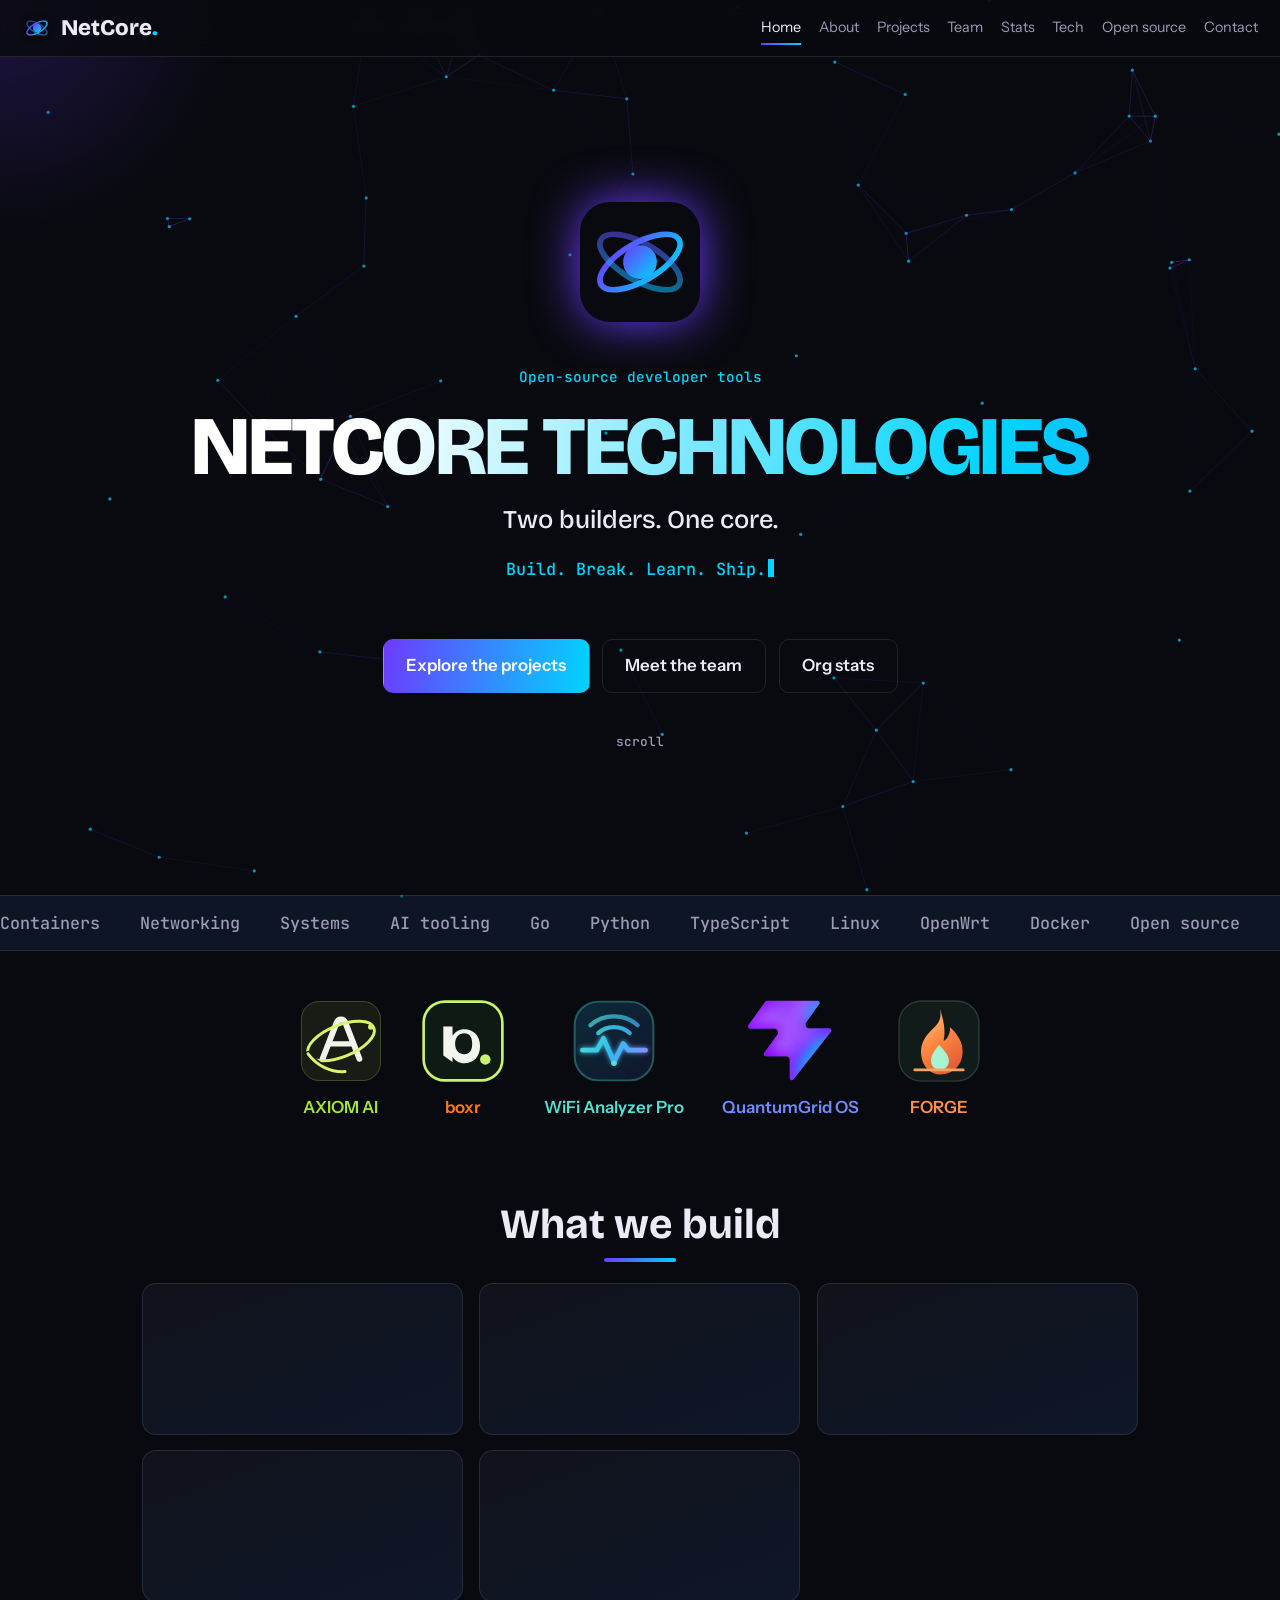
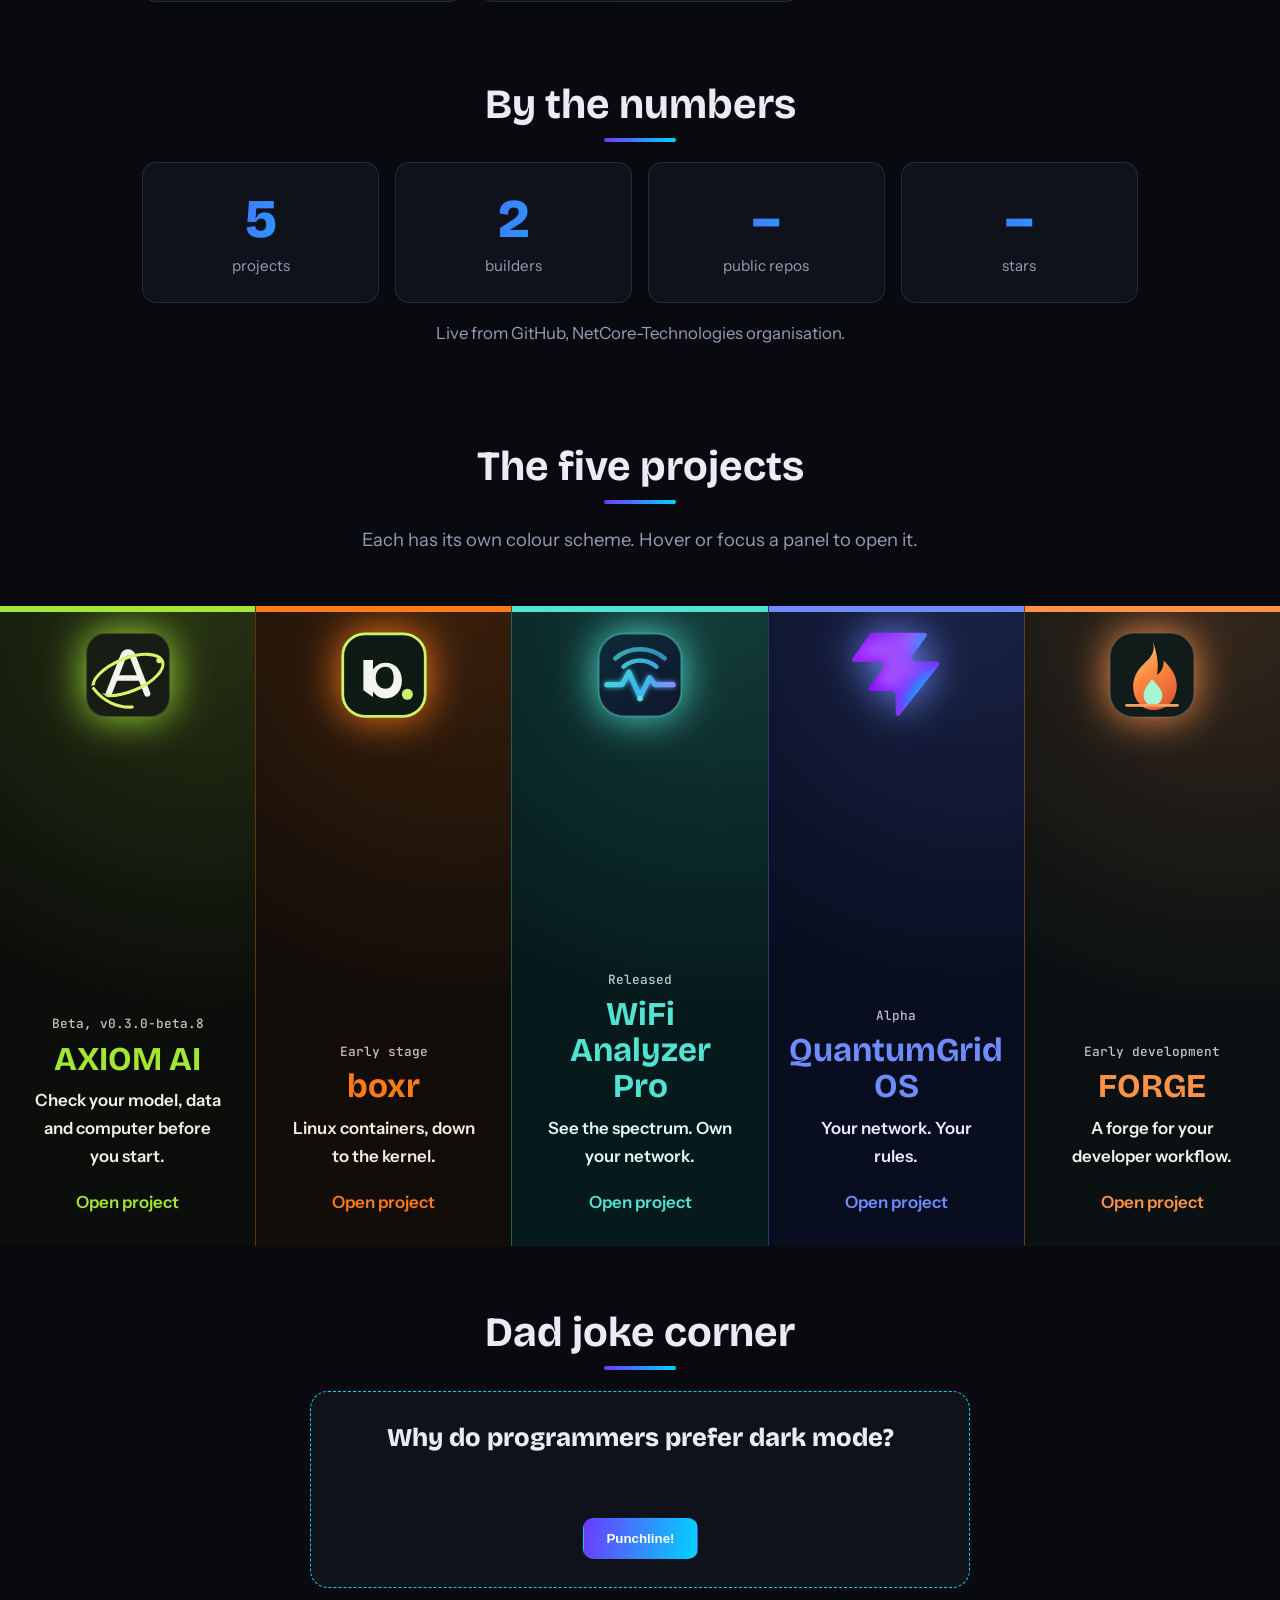
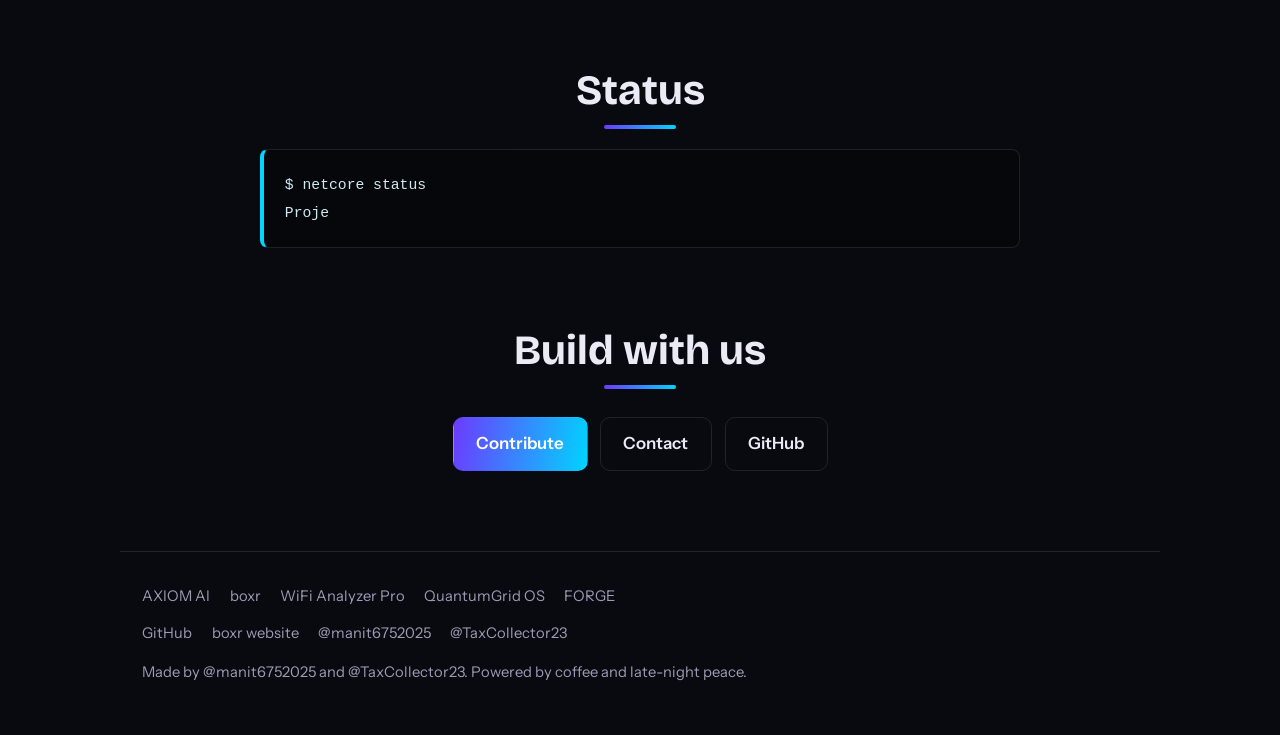
<file: index.html>
<!DOCTYPE html><html lang="en"><head><meta charset="utf-8"><meta name="viewport" content="width=device-width, initial-scale=1"><title>NetCore Technologies | Containers, networking, systems and AI</title><meta name="description" content="NetCore Technologies is a small open-source company building developer tools: boxr, WiFi Analyzer Pro, QuantumGrid OS and AXIOM-AI."><meta name="theme-color" content="#090A0F"><link rel="icon" type="image/svg+xml" href="assets/netcore.svg"><link rel="preconnect" href="https://fonts.googleapis.com"><link rel="preconnect" href="https://fonts.gstatic.com" crossorigin><link href="https://fonts.googleapis.com/css2?family=Bricolage+Grotesque:opsz,wght@12..96,500;12..96,800&amp;family=Instrument+Sans:wght@400;600&amp;family=JetBrains+Mono:wght@500&amp;display=swap" rel="stylesheet"><link rel="stylesheet" href="style.css?v=forge1"></head><body data-t=""><canvas id="bg" aria-hidden="true"></canvas><div class="glow" aria-hidden="true"></div><div class="bar"></div><header class="nav"><a class="brand" href="index.html"><img class="brandlogo" src="assets/netcore.svg" alt="">NetCore<i>.</i></a><button class="burger" aria-label="Menu" aria-expanded="false"><span></span><span></span></button><nav><a href="index.html" class=on>Home</a><a href="about.html">About</a><a href="projects.html">Projects</a><a href="team.html">Team</a><a href="stats.html">Stats</a><a href="tech.html">Tech</a><a href="open-source.html">Open source</a><a href="contact.html">Contact</a></nav></header><main><section class="hero"><div class="hlogo"><img src="assets/netcore.svg" alt="NetCore Technologies logo" width="120" height="120"><i></i><i></i></div><p class="kick">Open-source developer tools</p><h1 class="glitch long" data-g="NETCORE TECHNOLOGIES">NETCORE TECHNOLOGIES</h1><p class="sub">Two builders. One core.</p><p class="type" id="type" data-lines="Build. Break. Learn. Ship.|Linux containers, down to the kernel|boxr | WiFi Analyzer Pro | QuantumGrid OS | AXIOM-AI | FORGE|Containers | Networking | Systems | AI|I run on coffee and late-night peace."></p><div class="cta"><a class="btn" href="projects.html">Explore the projects</a><a class="btn ghost" href="team.html">Meet the team</a><a class="btn ghost" href="stats.html">Org stats</a></div><a class="scroll" href="#do">scroll</a></section>
<div class="marq"><div><span>Containers</span><span>Networking</span><span>Systems</span><span>AI tooling</span><span>Go</span><span>Python</span><span>TypeScript</span><span>Linux</span><span>OpenWrt</span><span>Docker</span><span>Open source</span><span>Tested</span><span>Documented</span><span>Honest about limits</span><span>Containers</span><span>Networking</span><span>Systems</span><span>AI tooling</span><span>Go</span><span>Python</span><span>TypeScript</span><span>Linux</span><span>OpenWrt</span><span>Docker</span><span>Open source</span><span>Tested</span><span>Documented</span><span>Honest about limits</span></div></div><div class="logos"><a href="axiom.html"><img src="assets/axiom.svg" alt="" width="84" height="84"><span style="color:#a3e635">AXIOM AI</span></a><a href="boxr.html"><img src="assets/boxr.svg" alt="" width="84" height="84"><span style="color:#ff7a18">boxr</span></a><a href="wifi-analyzer-pro.html"><img src="assets/wifi.svg" alt="" width="84" height="84"><span style="color:#50e3d2">WiFi Analyzer Pro</span></a><a href="quantumgrid-os.html"><img src="assets/quantumgrid.svg" alt="" width="84" height="84"><span style="color:#6f8cff">QuantumGrid OS</span></a><a href="forge.html"><img src="assets/forge.svg" alt="" width="84" height="84"><span style="color:#ff9248">FORGE</span></a></div>
<section id="do" class="wrap sec"><h2>What we build</h2><div class="grid"><a class="card tilt" href="boxr.html"><h3>Containers</h3><p>boxr is a daemonless Linux container runtime built from namespaces and cgroup v2.</p></a><a class="card tilt" href="wifi-analyzer-pro.html"><h3>Networking</h3><p>Real-time Wi-Fi diagnostics, routers, DNS and self-hosted infrastructure.</p></a><a class="card tilt" href="quantumgrid-os.html"><h3>Systems</h3><p>QuantumGrid OS brings OS concepts, Linux tooling and network-aware infrastructure together.</p></a><a class="card tilt" href="axiom.html"><h3>AI tooling</h3><p>AXIOM-AI is an open-source AI engineering workspace with developer-friendly CLIs.</p></a><a class="card tilt" href="forge.html"><h3>Developer workflow</h3><p>FORGE verifies projects, guards automation and keeps local evidence.</p></a></div></section><section class="wrap sec "><h2>By the numbers</h2><div class="stats"><div class="stat"><b data-count="5">0</b><span>projects</span></div><div class="stat"><b data-count="2">0</b><span>builders</span></div><div class="stat"><b data-live="repos">–</b><span>public repos</span></div><div class="stat"><b data-live="stars">–</b><span>stars</span></div></div><p class="muted">Live from GitHub, NetCore-Technologies organisation.</p></section><section class="wrap sec"><h2>The five projects</h2><p class="lead">Each has its own colour scheme. Hover or focus a panel to open it.</p></section><div class="split"><a class="panel" href="axiom.html" style="--pb:#0c0e0b;--pa:#a3e635;--pi:#eef2e6"><img class="plogo" src="assets/axiom.svg" alt="" width="88" height="88"><span class="pst">Beta, v0.3.0-beta.8</span><h3>AXIOM AI</h3><p class="ptag">Check your model, data and computer before you start.</p><p class="pdesc">Most AI projects fail early for boring reasons: the model doesn’t fit, the dataset has broken rows, or the setup is wrong. AXIOM catches those…</p><span class="pgo">Open project</span></a><a class="panel" href="boxr.html" style="--pb:#120d09;--pa:#ff7a18;--pi:#f6ebe0"><img class="plogo" src="assets/boxr.svg" alt="" width="88" height="88"><span class="pst">Early stage</span><h3>boxr</h3><p class="ptag">Linux containers, down to the kernel.</p><p class="pdesc">A small, daemonless container runtime built from scratch in Go with Linux namespaces, cgroup v2 and OverlayFS. It exists to make the kernel…</p><span class="pgo">Open project</span></a><a class="panel" href="wifi-analyzer-pro.html" style="--pb:#061a1b;--pa:#50e3d2;--pi:#e4f6f4"><img class="plogo" src="assets/wifi.svg" alt="" width="88" height="88"><span class="pst">Released</span><h3>WiFi Analyzer Pro</h3><p class="ptag">See the spectrum. Own your network.</p><p class="pdesc">Local-first Wi-Fi visibility and network diagnostics for engineers, IT teams and power users. A Python backend and React dashboard bring wireless…</p><span class="pgo">Open project</span></a><a class="panel" href="quantumgrid-os.html" style="--pb:#080d1f;--pa:#6f8cff;--pi:#e8ecfb"><img class="plogo" src="assets/quantumgrid.svg" alt="" width="88" height="88"><span class="pst">Alpha</span><h3>QuantumGrid OS</h3><p class="ptag">Your network. Your rules.</p><p class="pdesc">An OpenWrt-based network operating system for Qualcomm routers, first built for the Arcadyan AW1000. It pairs a pinned, reproducible firmware build…</p><span class="pgo">Open project</span></a><a class="panel" href="forge.html" style="--pb:#0b1112;--pa:#ff9248;--pi:#edf2ec"><img class="plogo" src="assets/forge.svg" alt="" width="88" height="88"><span class="pst">Early development</span><h3>FORGE</h3><p class="ptag">A forge for your developer workflow.</p><p class="pdesc">A local-first developer workbench for small teams and maintainers who want dependable project checks, visible repository health and clearer…</p><span class="pgo">Open project</span></a></div><section class="wrap sec "><h2>Dad joke corner</h2><div class="joke" data-joke><p class="js" aria-live="polite"></p><p class="jp"></p><button class="btn" type="button">Punchline!</button></div></section><section class="wrap sec "><h2>Status</h2><pre class="term" data-term="$ netcore status|Projects             : compiling (boxr, WiFi Analyzer Pro, QuantumGrid OS, AXIOM-AI)|Containers           : namespaces + cgroups|Network curiosity    : 100%|Open-source          : always|Coffee level         : critically important|Sleep                : optional (not recommended)|Deadline camouflage  : enabled|Peace                : still being explored"><code></code></pre></section><section class="wrap sec center"><h2>Build with us</h2><div class="cta"><a class="btn" href="open-source.html">Contribute</a><a class="btn ghost" href="contact.html">Contact</a><a class="btn ghost" href="https://github.com/NetCore-Technologies">GitHub</a></div></section></main><footer class="foot"><div class="fl"><a href="axiom.html">AXIOM AI</a><a href="boxr.html">boxr</a><a href="wifi-analyzer-pro.html">WiFi Analyzer Pro</a><a href="quantumgrid-os.html">QuantumGrid OS</a><a href="forge.html">FORGE</a></div><div class="fl"><a href="https://github.com/NetCore-Technologies">GitHub</a><a href="https://netcore-technologies.github.io/boxr/">boxr website</a><a href="https://github.com/manit6752025">@manit6752025</a><a href="https://github.com/TaxCollector23">@TaxCollector23</a></div><p>Made by @manit6752025 and @TaxCollector23. Powered by coffee and late-night peace.</p></footer><script src="script.js?v=1" defer></script></body></html>
</file>
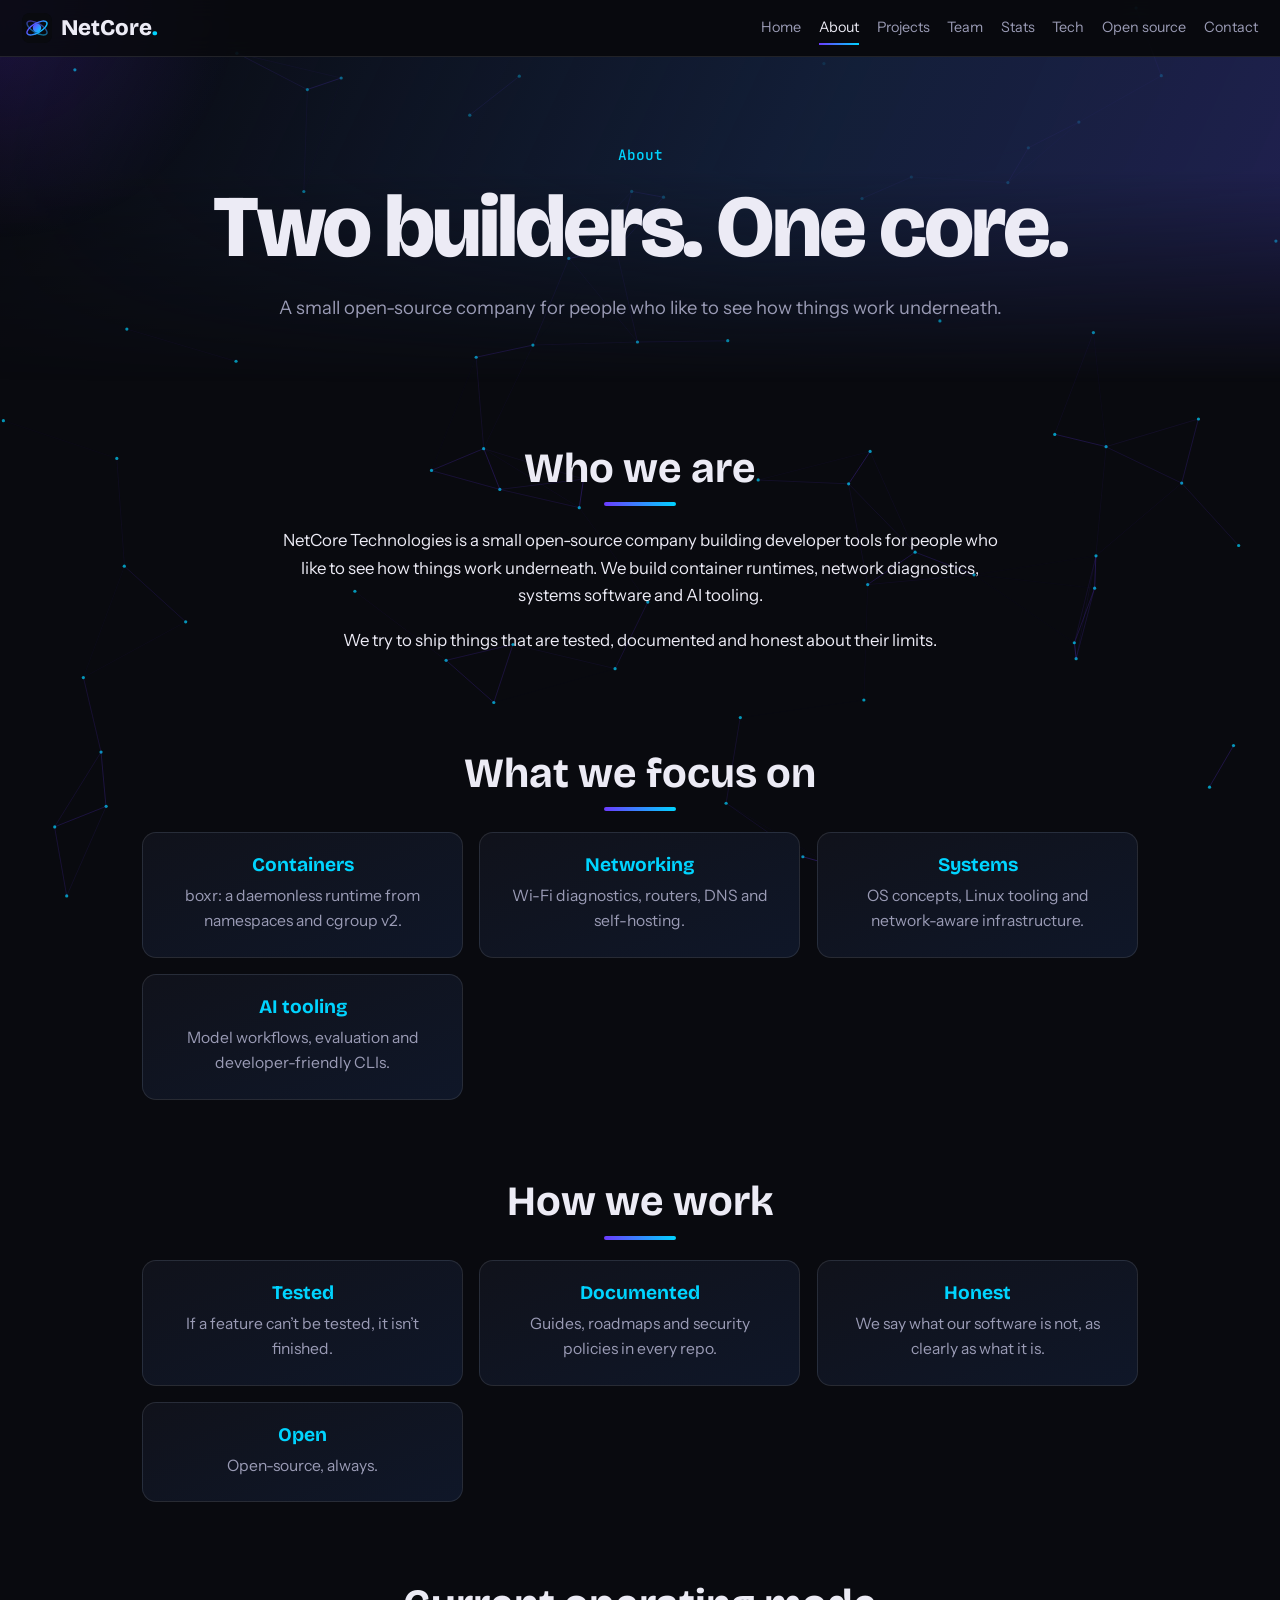
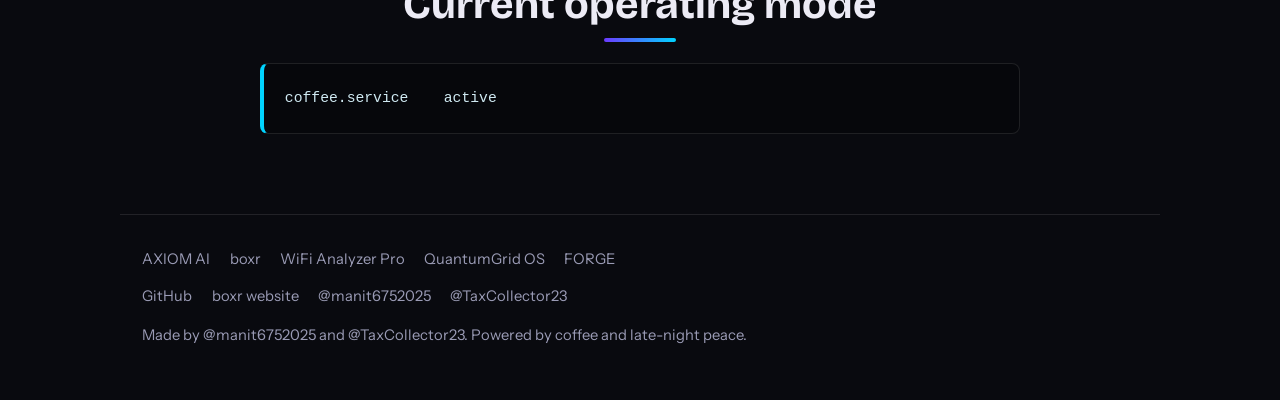
<file: about.html>
<!DOCTYPE html><html lang="en"><head><meta charset="utf-8"><meta name="viewport" content="width=device-width, initial-scale=1"><title>About | NetCore Technologies</title><meta name="description" content="What NetCore Technologies is and how it works."><meta name="theme-color" content="#090A0F"><link rel="icon" type="image/svg+xml" href="assets/netcore.svg"><link rel="preconnect" href="https://fonts.googleapis.com"><link rel="preconnect" href="https://fonts.gstatic.com" crossorigin><link href="https://fonts.googleapis.com/css2?family=Bricolage+Grotesque:opsz,wght@12..96,500;12..96,800&amp;family=Instrument+Sans:wght@400;600&amp;family=JetBrains+Mono:wght@500&amp;display=swap" rel="stylesheet"><link rel="stylesheet" href="style.css?v=forge1"></head><body data-t=""><canvas id="bg" aria-hidden="true"></canvas><div class="glow" aria-hidden="true"></div><div class="bar"></div><header class="nav"><a class="brand" href="index.html"><img class="brandlogo" src="assets/netcore.svg" alt="">NetCore<i>.</i></a><button class="burger" aria-label="Menu" aria-expanded="false"><span></span><span></span></button><nav><a href="index.html">Home</a><a href="about.html" class=on>About</a><a href="projects.html">Projects</a><a href="team.html">Team</a><a href="stats.html">Stats</a><a href="tech.html">Tech</a><a href="open-source.html">Open source</a><a href="contact.html">Contact</a></nav></header><main><section class="ph"><div class="wave"></div><p class="kick">About</p><h1>Two builders. One core.</h1><p class="lead">A small open-source company for people who like to see how things work underneath.</p></section><section class="wrap sec "><h2>Who we are</h2><p>NetCore Technologies is a small open-source company building developer tools for people who like to see how things work underneath. We build container runtimes, network diagnostics, systems software and AI tooling.</p><p>We try to ship things that are tested, documented and honest about their limits.</p></section><section class="wrap sec "><h2>What we focus on</h2><div class="grid"><article class="card tilt"><h3>Containers</h3><p>boxr: a daemonless runtime from namespaces and cgroup v2.</p></article><article class="card tilt"><h3>Networking</h3><p>Wi-Fi diagnostics, routers, DNS and self-hosting.</p></article><article class="card tilt"><h3>Systems</h3><p>OS concepts, Linux tooling and network-aware infrastructure.</p></article><article class="card tilt"><h3>AI tooling</h3><p>Model workflows, evaluation and developer-friendly CLIs.</p></article></div></section><section class="wrap sec "><h2>How we work</h2><div class="grid"><article class="card tilt"><h3>Tested</h3><p>If a feature can’t be tested, it isn’t finished.</p></article><article class="card tilt"><h3>Documented</h3><p>Guides, roadmaps and security policies in every repo.</p></article><article class="card tilt"><h3>Honest</h3><p>We say what our software is not, as clearly as what it is.</p></article><article class="card tilt"><h3>Open</h3><p>Open-source, always.</p></article></div></section><section class="wrap sec "><h2>Current operating mode</h2><pre class="term" data-term="coffee.service    active|sleep.service     not found|deadline.timer    enabled"><code></code></pre></section></main><footer class="foot"><div class="fl"><a href="axiom.html">AXIOM AI</a><a href="boxr.html">boxr</a><a href="wifi-analyzer-pro.html">WiFi Analyzer Pro</a><a href="quantumgrid-os.html">QuantumGrid OS</a><a href="forge.html">FORGE</a></div><div class="fl"><a href="https://github.com/NetCore-Technologies">GitHub</a><a href="https://netcore-technologies.github.io/boxr/">boxr website</a><a href="https://github.com/manit6752025">@manit6752025</a><a href="https://github.com/TaxCollector23">@TaxCollector23</a></div><p>Made by @manit6752025 and @TaxCollector23. Powered by coffee and late-night peace.</p></footer><script src="script.js?v=1" defer></script></body></html>
</file>
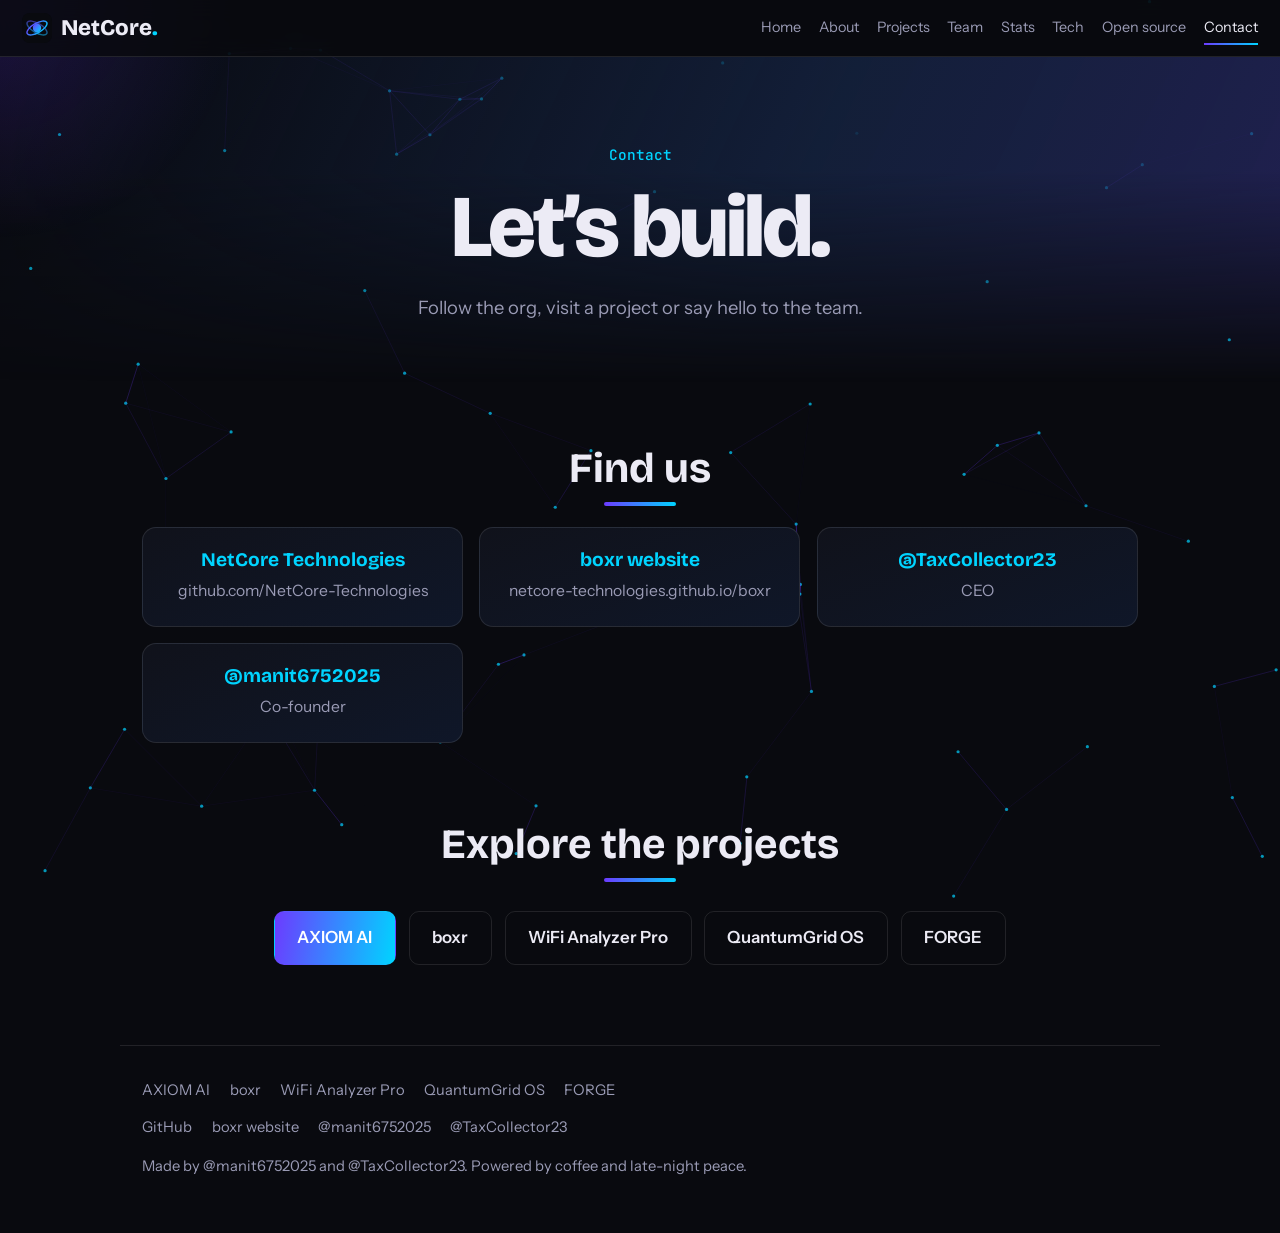
<file: contact.html>
<!DOCTYPE html><html lang="en"><head><meta charset="utf-8"><meta name="viewport" content="width=device-width, initial-scale=1"><title>Contact | NetCore Technologies</title><meta name="description" content="Get in touch with NetCore Technologies."><meta name="theme-color" content="#090A0F"><link rel="icon" type="image/svg+xml" href="assets/netcore.svg"><link rel="preconnect" href="https://fonts.googleapis.com"><link rel="preconnect" href="https://fonts.gstatic.com" crossorigin><link href="https://fonts.googleapis.com/css2?family=Bricolage+Grotesque:opsz,wght@12..96,500;12..96,800&amp;family=Instrument+Sans:wght@400;600&amp;family=JetBrains+Mono:wght@500&amp;display=swap" rel="stylesheet"><link rel="stylesheet" href="style.css?v=forge1"></head><body data-t=""><canvas id="bg" aria-hidden="true"></canvas><div class="glow" aria-hidden="true"></div><div class="bar"></div><header class="nav"><a class="brand" href="index.html"><img class="brandlogo" src="assets/netcore.svg" alt="">NetCore<i>.</i></a><button class="burger" aria-label="Menu" aria-expanded="false"><span></span><span></span></button><nav><a href="index.html">Home</a><a href="about.html">About</a><a href="projects.html">Projects</a><a href="team.html">Team</a><a href="stats.html">Stats</a><a href="tech.html">Tech</a><a href="open-source.html">Open source</a><a href="contact.html" class=on>Contact</a></nav></header><main><section class="ph"><div class="wave"></div><p class="kick">Contact</p><h1>Let’s build.</h1><p class="lead">Follow the org, visit a project or say hello to the team.</p></section><section class="wrap sec "><h2>Find us</h2><div class="grid"><a class="card tilt" href="https://github.com/NetCore-Technologies"><h3>NetCore Technologies</h3><p>github.com/NetCore-Technologies</p></a><a class="card tilt" href="https://netcore-technologies.github.io/boxr/"><h3>boxr website</h3><p>netcore-technologies.github.io/boxr</p></a><a class="card tilt" href="https://github.com/TaxCollector23"><h3>@TaxCollector23</h3><p>CEO</p></a><a class="card tilt" href="https://github.com/manit6752025"><h3>@manit6752025</h3><p>Co-founder</p></a></div></section><section class="wrap sec "><h2>Explore the projects</h2><div class="cta"><a class="btn" href="https://github.com/manit6752025/AXIOM-AI">AXIOM AI</a><a class="btn ghost" href="https://github.com/NetCore-Technologies/boxr">boxr</a><a class="btn ghost" href="https://github.com/NetCore-Technologies/wifi-analyzer-pro">WiFi Analyzer Pro</a><a class="btn ghost" href="https://github.com/NetCore-Technologies/QuantumGrid-OS">QuantumGrid OS</a><a class="btn ghost" href="https://github.com/NetCore-Technologies/FORGE">FORGE</a></div></section></main><footer class="foot"><div class="fl"><a href="axiom.html">AXIOM AI</a><a href="boxr.html">boxr</a><a href="wifi-analyzer-pro.html">WiFi Analyzer Pro</a><a href="quantumgrid-os.html">QuantumGrid OS</a><a href="forge.html">FORGE</a></div><div class="fl"><a href="https://github.com/NetCore-Technologies">GitHub</a><a href="https://netcore-technologies.github.io/boxr/">boxr website</a><a href="https://github.com/manit6752025">@manit6752025</a><a href="https://github.com/TaxCollector23">@TaxCollector23</a></div><p>Made by @manit6752025 and @TaxCollector23. Powered by coffee and late-night peace.</p></footer><script src="script.js?v=1" defer></script></body></html>
</file>
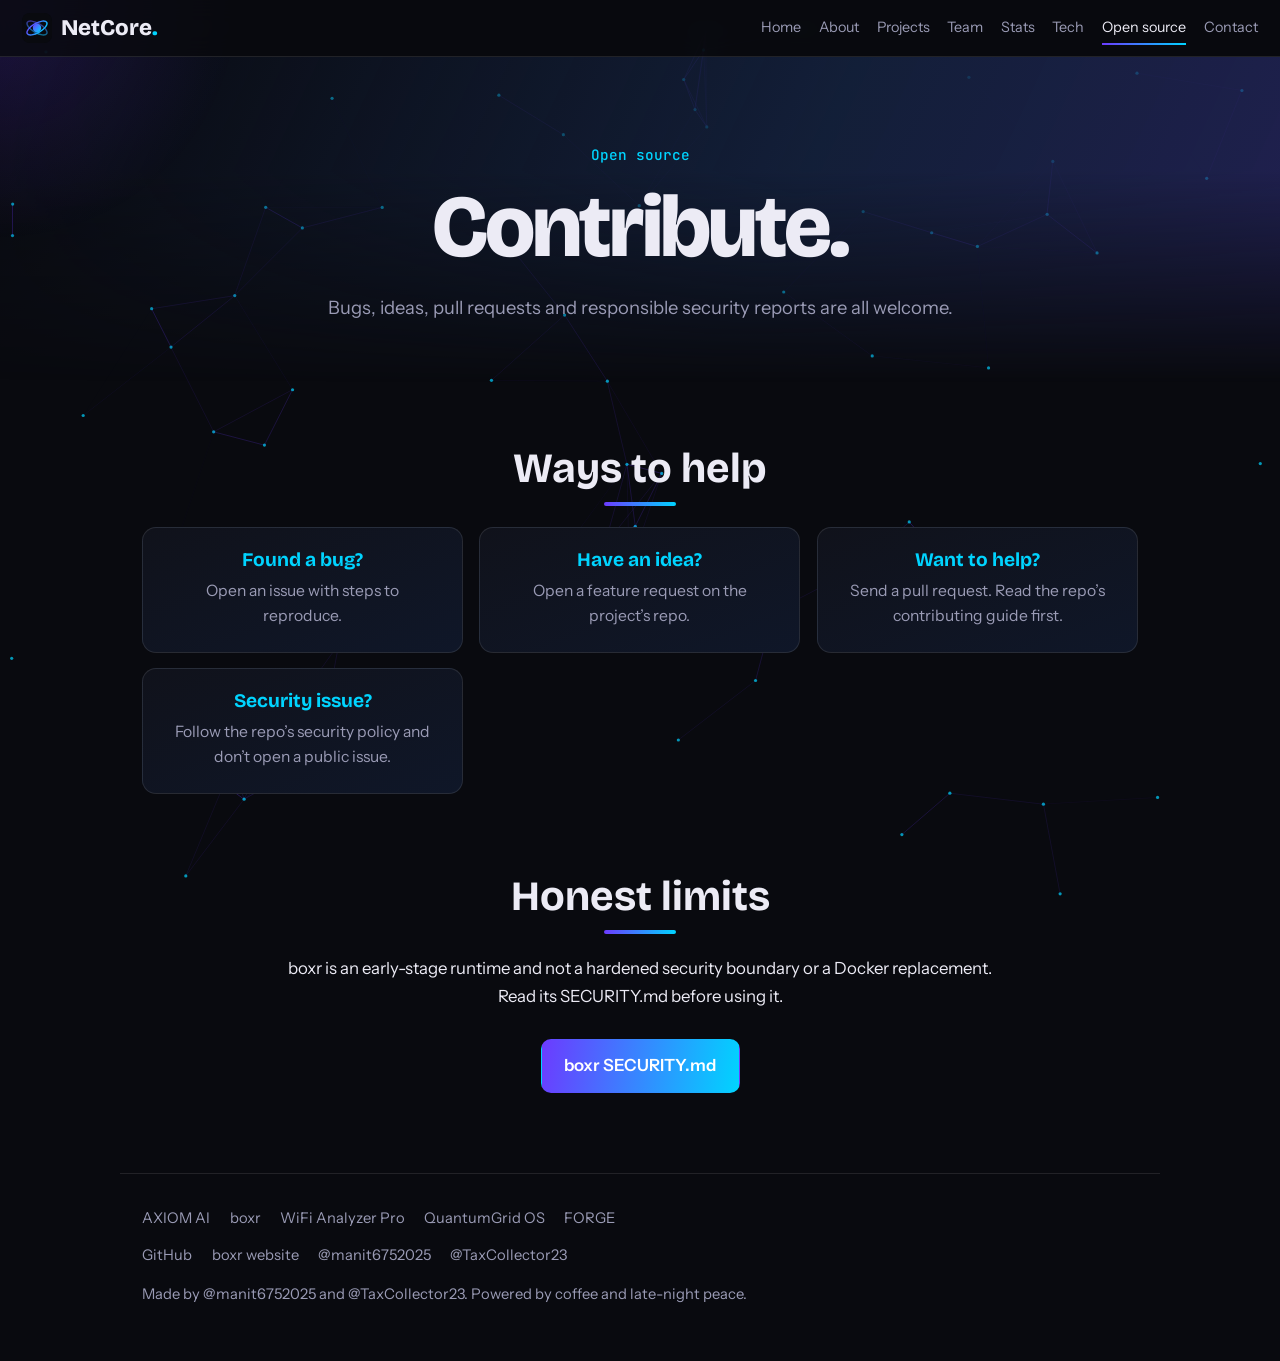
<file: open-source.html>
<!DOCTYPE html><html lang="en"><head><meta charset="utf-8"><meta name="viewport" content="width=device-width, initial-scale=1"><title>Open source | NetCore Technologies</title><meta name="description" content="How to contribute to NetCore Technologies projects."><meta name="theme-color" content="#090A0F"><link rel="icon" type="image/svg+xml" href="assets/netcore.svg"><link rel="preconnect" href="https://fonts.googleapis.com"><link rel="preconnect" href="https://fonts.gstatic.com" crossorigin><link href="https://fonts.googleapis.com/css2?family=Bricolage+Grotesque:opsz,wght@12..96,500;12..96,800&amp;family=Instrument+Sans:wght@400;600&amp;family=JetBrains+Mono:wght@500&amp;display=swap" rel="stylesheet"><link rel="stylesheet" href="style.css?v=forge1"></head><body data-t=""><canvas id="bg" aria-hidden="true"></canvas><div class="glow" aria-hidden="true"></div><div class="bar"></div><header class="nav"><a class="brand" href="index.html"><img class="brandlogo" src="assets/netcore.svg" alt="">NetCore<i>.</i></a><button class="burger" aria-label="Menu" aria-expanded="false"><span></span><span></span></button><nav><a href="index.html">Home</a><a href="about.html">About</a><a href="projects.html">Projects</a><a href="team.html">Team</a><a href="stats.html">Stats</a><a href="tech.html">Tech</a><a href="open-source.html" class=on>Open source</a><a href="contact.html">Contact</a></nav></header><main><section class="ph"><div class="wave"></div><p class="kick">Open source</p><h1>Contribute.</h1><p class="lead">Bugs, ideas, pull requests and responsible security reports are all welcome.</p></section><section class="wrap sec "><h2>Ways to help</h2><div class="grid"><a class="card tilt" href="https://github.com/NetCore-Technologies"><h3>Found a bug?</h3><p>Open an issue with steps to reproduce.</p></a><a class="card tilt" href="https://github.com/NetCore-Technologies"><h3>Have an idea?</h3><p>Open a feature request on the project’s repo.</p></a><a class="card tilt" href="https://github.com/NetCore-Technologies"><h3>Want to help?</h3><p>Send a pull request. Read the repo’s contributing guide first.</p></a><a class="card tilt" href="https://github.com/NetCore-Technologies/boxr/blob/main/SECURITY.md"><h3>Security issue?</h3><p>Follow the repo’s security policy and don’t open a public issue.</p></a></div></section><section class="wrap sec "><h2>Honest limits</h2><p>boxr is an early-stage runtime and not a hardened security boundary or a Docker replacement. Read its SECURITY.md before using it.</p><div class="cta"><a class="btn" href="https://github.com/NetCore-Technologies/boxr/blob/main/SECURITY.md">boxr SECURITY.md</a></div></section></main><footer class="foot"><div class="fl"><a href="axiom.html">AXIOM AI</a><a href="boxr.html">boxr</a><a href="wifi-analyzer-pro.html">WiFi Analyzer Pro</a><a href="quantumgrid-os.html">QuantumGrid OS</a><a href="forge.html">FORGE</a></div><div class="fl"><a href="https://github.com/NetCore-Technologies">GitHub</a><a href="https://netcore-technologies.github.io/boxr/">boxr website</a><a href="https://github.com/manit6752025">@manit6752025</a><a href="https://github.com/TaxCollector23">@TaxCollector23</a></div><p>Made by @manit6752025 and @TaxCollector23. Powered by coffee and late-night peace.</p></footer><script src="script.js?v=1" defer></script></body></html>
</file>
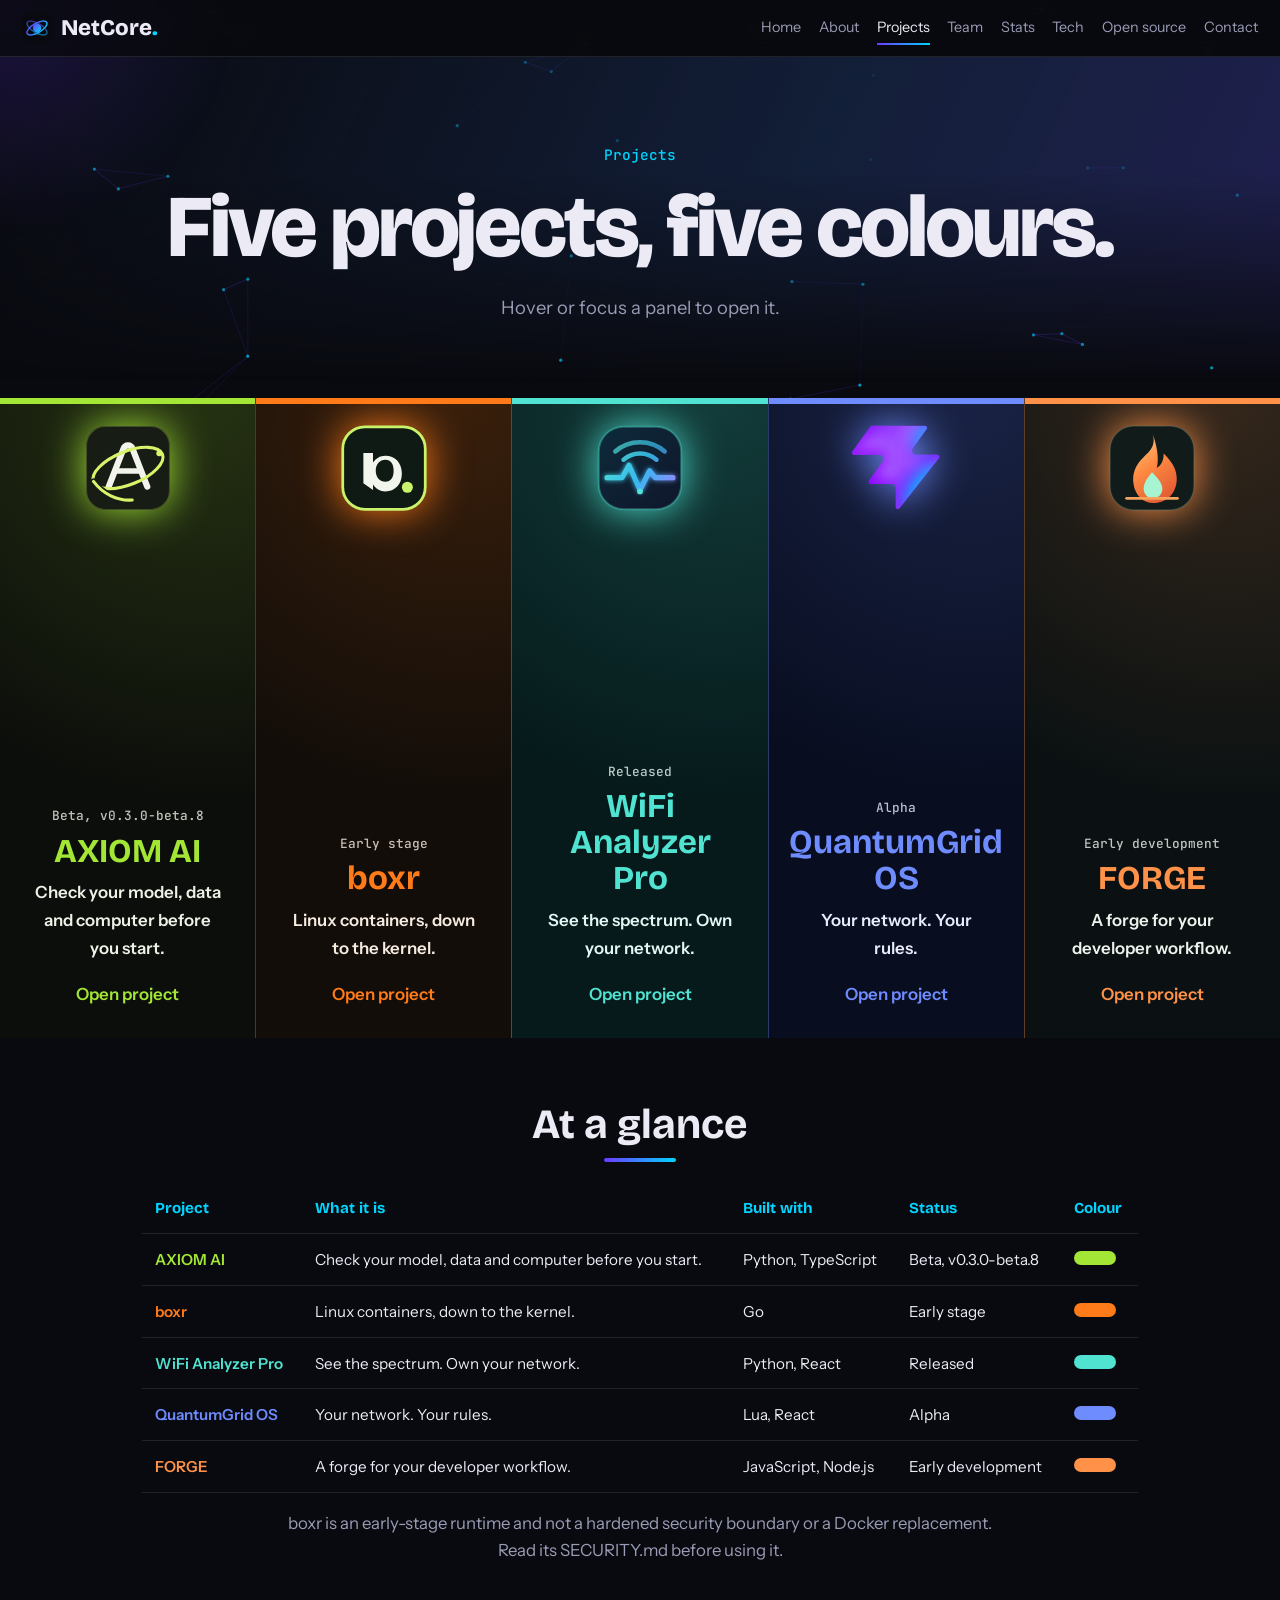
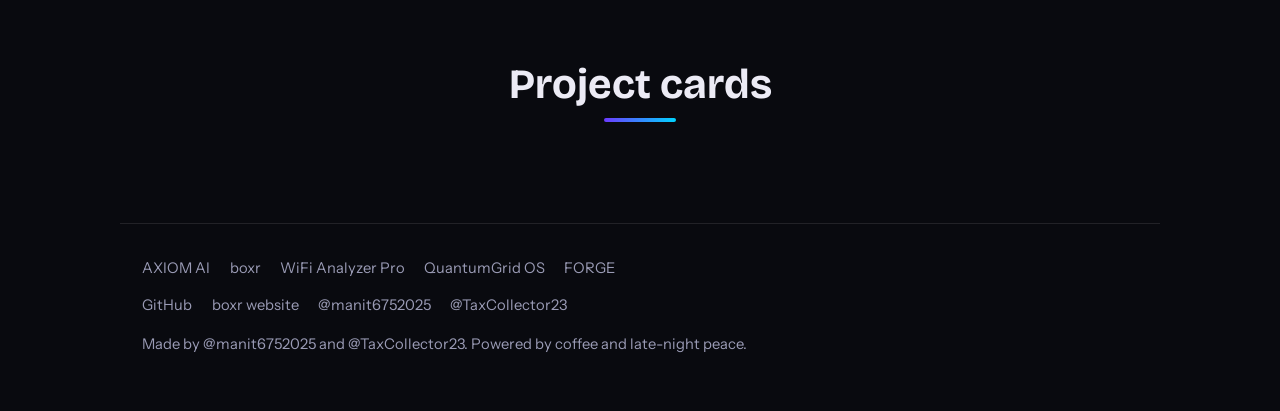
<file: projects.html>
<!DOCTYPE html><html lang="en"><head><meta charset="utf-8"><meta name="viewport" content="width=device-width, initial-scale=1"><title>Projects | NetCore Technologies</title><meta name="description" content="boxr, WiFi Analyzer Pro, QuantumGrid OS and AXIOM-AI."><meta name="theme-color" content="#090A0F"><link rel="icon" type="image/svg+xml" href="assets/netcore.svg"><link rel="preconnect" href="https://fonts.googleapis.com"><link rel="preconnect" href="https://fonts.gstatic.com" crossorigin><link href="https://fonts.googleapis.com/css2?family=Bricolage+Grotesque:opsz,wght@12..96,500;12..96,800&amp;family=Instrument+Sans:wght@400;600&amp;family=JetBrains+Mono:wght@500&amp;display=swap" rel="stylesheet"><link rel="stylesheet" href="style.css?v=forge1"></head><body data-t=""><canvas id="bg" aria-hidden="true"></canvas><div class="glow" aria-hidden="true"></div><div class="bar"></div><header class="nav"><a class="brand" href="index.html"><img class="brandlogo" src="assets/netcore.svg" alt="">NetCore<i>.</i></a><button class="burger" aria-label="Menu" aria-expanded="false"><span></span><span></span></button><nav><a href="index.html">Home</a><a href="about.html">About</a><a href="projects.html" class=on>Projects</a><a href="team.html">Team</a><a href="stats.html">Stats</a><a href="tech.html">Tech</a><a href="open-source.html">Open source</a><a href="contact.html">Contact</a></nav></header><main><section class="ph"><div class="wave"></div><p class="kick">Projects</p><h1>Five projects, five colours.</h1><p class="lead">Hover or focus a panel to open it.</p></section><div class="split"><a class="panel" href="axiom.html" style="--pb:#0c0e0b;--pa:#a3e635;--pi:#eef2e6"><img class="plogo" src="assets/axiom.svg" alt="" width="88" height="88"><span class="pst">Beta, v0.3.0-beta.8</span><h3>AXIOM AI</h3><p class="ptag">Check your model, data and computer before you start.</p><p class="pdesc">Most AI projects fail early for boring reasons: the model doesn’t fit, the dataset has broken rows, or the setup is wrong. AXIOM catches those…</p><span class="pgo">Open project</span></a><a class="panel" href="boxr.html" style="--pb:#120d09;--pa:#ff7a18;--pi:#f6ebe0"><img class="plogo" src="assets/boxr.svg" alt="" width="88" height="88"><span class="pst">Early stage</span><h3>boxr</h3><p class="ptag">Linux containers, down to the kernel.</p><p class="pdesc">A small, daemonless container runtime built from scratch in Go with Linux namespaces, cgroup v2 and OverlayFS. It exists to make the kernel…</p><span class="pgo">Open project</span></a><a class="panel" href="wifi-analyzer-pro.html" style="--pb:#061a1b;--pa:#50e3d2;--pi:#e4f6f4"><img class="plogo" src="assets/wifi.svg" alt="" width="88" height="88"><span class="pst">Released</span><h3>WiFi Analyzer Pro</h3><p class="ptag">See the spectrum. Own your network.</p><p class="pdesc">Local-first Wi-Fi visibility and network diagnostics for engineers, IT teams and power users. A Python backend and React dashboard bring wireless…</p><span class="pgo">Open project</span></a><a class="panel" href="quantumgrid-os.html" style="--pb:#080d1f;--pa:#6f8cff;--pi:#e8ecfb"><img class="plogo" src="assets/quantumgrid.svg" alt="" width="88" height="88"><span class="pst">Alpha</span><h3>QuantumGrid OS</h3><p class="ptag">Your network. Your rules.</p><p class="pdesc">An OpenWrt-based network operating system for Qualcomm routers, first built for the Arcadyan AW1000. It pairs a pinned, reproducible firmware build…</p><span class="pgo">Open project</span></a><a class="panel" href="forge.html" style="--pb:#0b1112;--pa:#ff9248;--pi:#edf2ec"><img class="plogo" src="assets/forge.svg" alt="" width="88" height="88"><span class="pst">Early development</span><h3>FORGE</h3><p class="ptag">A forge for your developer workflow.</p><p class="pdesc">A local-first developer workbench for small teams and maintainers who want dependable project checks, visible repository health and clearer…</p><span class="pgo">Open project</span></a></div><section class="wrap sec "><h2>At a glance</h2><div class="scrollx"><table><thead><tr><th>Project</th><th>What it is</th><th>Built with</th><th>Status</th><th>Colour</th></tr></thead><tbody><tr style="--pa:#a3e635"><td><a href="axiom.html">AXIOM AI</a></td><td>Check your model, data and computer before you start.</td><td>Python, TypeScript</td><td>Beta, v0.3.0-beta.8</td><td><i class="sw"></i></td></tr><tr style="--pa:#ff7a18"><td><a href="boxr.html">boxr</a></td><td>Linux containers, down to the kernel.</td><td>Go</td><td>Early stage</td><td><i class="sw"></i></td></tr><tr style="--pa:#50e3d2"><td><a href="wifi-analyzer-pro.html">WiFi Analyzer Pro</a></td><td>See the spectrum. Own your network.</td><td>Python, React</td><td>Released</td><td><i class="sw"></i></td></tr><tr style="--pa:#6f8cff"><td><a href="quantumgrid-os.html">QuantumGrid OS</a></td><td>Your network. Your rules.</td><td>Lua, React</td><td>Alpha</td><td><i class="sw"></i></td></tr><tr style="--pa:#ff9248"><td><a href="forge.html">FORGE</a></td><td>A forge for your developer workflow.</td><td>JavaScript, Node.js</td><td>Early development</td><td><i class="sw"></i></td></tr></tbody></table></div><p class="muted">boxr is an early-stage runtime and not a hardened security boundary or a Docker replacement. Read its SECURITY.md before using it.</p></section><section class="wrap sec "><h2>Project cards</h2><div class="imgs"><img loading="lazy" class="" alt="boxr" src="https://raw.githubusercontent.com/NetCore-Technologies/.github/main/profile/stats/projects/project-boxr.svg" onerror="this.remove()"><img loading="lazy" class="" alt="WiFi Analyzer Pro" src="https://raw.githubusercontent.com/NetCore-Technologies/.github/main/profile/stats/projects/project-wifi-analyzer-pro.svg" onerror="this.remove()"><img loading="lazy" class="" alt="QuantumGrid OS" src="https://raw.githubusercontent.com/NetCore-Technologies/.github/main/profile/stats/projects/project-quantumgrid-os.svg" onerror="this.remove()"><img loading="lazy" class="" alt="AXIOM-AI" src="https://raw.githubusercontent.com/NetCore-Technologies/.github/main/profile/stats/projects/project-axiom-ai.svg" onerror="this.remove()"><img loading="lazy" alt="FORGE" src="https://raw.githubusercontent.com/NetCore-Technologies/.github/main/profile/stats/projects/project-forge.svg" onerror="this.remove()"></div></section></main><footer class="foot"><div class="fl"><a href="axiom.html">AXIOM AI</a><a href="boxr.html">boxr</a><a href="wifi-analyzer-pro.html">WiFi Analyzer Pro</a><a href="quantumgrid-os.html">QuantumGrid OS</a><a href="forge.html">FORGE</a></div><div class="fl"><a href="https://github.com/NetCore-Technologies">GitHub</a><a href="https://netcore-technologies.github.io/boxr/">boxr website</a><a href="https://github.com/manit6752025">@manit6752025</a><a href="https://github.com/TaxCollector23">@TaxCollector23</a></div><p>Made by @manit6752025 and @TaxCollector23. Powered by coffee and late-night peace.</p></footer><script src="script.js?v=1" defer></script></body></html>
</file>
<file: style.css>
:root{--bg:#090A0F;--navy:#14213D;--ink:#ecebf5;--mut:#9a9bb5;--acc:#6C3BFF;--a2:#00D4FF;--panel:#10121b;--line:rgba(255,255,255,.1);--f1:"Bricolage Grotesque",system-ui,sans-serif;--f2:"Instrument Sans",system-ui,sans-serif;--fm:"JetBrains Mono",ui-monospace,monospace;box-sizing:border-box}
body[data-t="axiom"]{--bg:#0c0e0b;--navy:#1b2314;--ink:#eef2e6;--mut:#a3ab96;--acc:#a3e635;--a2:#4d7c0f;--panel:#151912}
body[data-t="boxr"]{--bg:#120d09;--navy:#2a1a0e;--ink:#f6ebe0;--mut:#b5a393;--acc:#ff7a18;--a2:#00add8;--panel:#1d1510}
body[data-t="wifi-analyzer-pro"]{--bg:#061a1b;--navy:#0b3033;--ink:#e4f6f4;--mut:#8fb3b0;--acc:#50e3d2;--a2:#f2c94c;--panel:#0b2527}
body[data-t="quantumgrid-os"]{--bg:#080d1f;--navy:#14213D;--ink:#e8ecfb;--mut:#98a2c8;--acc:#6f8cff;--a2:#00d4ff;--panel:#101936}
*,*::before,*::after{box-sizing:inherit}
html{scroll-behavior:smooth}
body{margin:0;background:var(--bg);color:var(--ink);font:400 1.05rem/1.65 var(--f2);-webkit-font-smoothing:antialiased;overflow-x:hidden}
a{color:inherit}
h1,h2,h3{font-family:var(--f1);line-height:1.08;margin:0}
h2{font-size:clamp(1.8rem,4vw,2.6rem);margin-bottom:1.3rem}
p{max-width:66ch}
main{position:relative;z-index:2}
#bg{position:fixed;inset:0;width:100%;height:100%;z-index:0;pointer-events:none}
.glow{position:fixed;width:520px;height:520px;left:0;top:0;margin:-260px 0 0 -260px;border-radius:50%;background:radial-gradient(circle,color-mix(in srgb,var(--acc) 22%,transparent),transparent 65%);z-index:1;pointer-events:none;transition:transform .12s linear}
.bar{position:fixed;top:0;left:0;height:3px;width:0;z-index:50;background:linear-gradient(90deg,var(--acc),var(--a2))}
.wrap{max-width:1040px;margin:0 auto;padding:4rem 1.4rem 1rem}
.center{text-align:center}
.center p,.center .cta{margin-left:auto;margin-right:auto;justify-content:center}
.nav{position:sticky;top:0;z-index:40;display:flex;justify-content:space-between;align-items:center;padding:.8rem 1.4rem;background:color-mix(in srgb,var(--bg) 82%,transparent);backdrop-filter:blur(12px);border-bottom:1px solid var(--line)}
.brand{font:800 1.4rem var(--f1);text-decoration:none}
.brand i{color:var(--a2);font-style:normal}
.nav nav{display:flex;gap:1.1rem;font-size:.9rem}
.nav nav a{text-decoration:none;color:var(--mut);position:relative;padding:.2rem 0}
.nav nav a::after{content:"";position:absolute;left:0;bottom:-2px;height:2px;width:0;background:linear-gradient(90deg,var(--acc),var(--a2));transition:width .3s}
.nav nav a:hover,.nav nav a.on{color:var(--ink)}
.nav nav a:hover::after,.nav nav a.on::after{width:100%}
.burger{display:none;background:none;border:0;width:40px;height:40px;cursor:pointer;flex-direction:column;justify-content:center;gap:7px;align-items:center}
.burger span{display:block;width:24px;height:2px;background:var(--ink);transition:transform .3s}
.burger[aria-expanded=true] span:first-child{transform:translateY(4.5px) rotate(45deg)}
.burger[aria-expanded=true] span:last-child{transform:translateY(-4.5px) rotate(-45deg)}
a:focus-visible,button:focus-visible{outline:2px solid var(--a2);outline-offset:3px}
.hero{min-height:calc(100vh - 62px);display:flex;flex-direction:column;align-items:center;justify-content:center;text-align:center;padding:3rem 1.4rem;position:relative}
.hero .cta{justify-content:center}
.hero h1{font-size:clamp(2.8rem,11vw,8rem);font-weight:800;letter-spacing:-.03em;background:linear-gradient(100deg,#fff 10%,var(--a2) 45%,var(--acc) 90%);-webkit-background-clip:text;background-clip:text;color:transparent;background-size:200% auto;animation:sheen 6s linear infinite}
@keyframes sheen{to{background-position:-200% center}}
.glitch{position:relative}
.glitch::before,.glitch::after{content:attr(data-g);position:absolute;left:0;top:0;width:100%;background:inherit;-webkit-background-clip:text;background-clip:text;color:transparent;opacity:0}
.glitch::before{animation:gl1 5s infinite;color:var(--a2);-webkit-text-fill-color:var(--a2)}
.glitch::after{animation:gl2 5s infinite;color:var(--acc);-webkit-text-fill-color:var(--acc)}
@keyframes gl1{0%,92%,100%{opacity:0;transform:none}93%{opacity:.8;transform:translate(-4px,2px)}96%{opacity:.8;transform:translate(3px,-2px)}}
@keyframes gl2{0%,92%,100%{opacity:0;transform:none}94%{opacity:.8;transform:translate(4px,-2px)}97%{opacity:.8;transform:translate(-3px,2px)}}
.sub{font:500 clamp(1.1rem,2.4vw,1.6rem) var(--f1);margin:.8rem auto 0}
.kick{font:500 .9rem var(--fm);color:var(--a2);margin:0 0 1rem}
.type{font:500 1.05rem var(--fm);color:var(--a2);min-height:1.8em;margin:1.4rem auto}
.type::after{content:"";display:inline-block;width:.55ch;height:1.1em;margin-left:2px;vertical-align:-.15em;background:var(--a2);animation:blink 1s steps(2) infinite}
@keyframes blink{50%{opacity:0}}
.scroll{margin-top:2.5rem;font:500 .8rem var(--fm);color:var(--mut);text-decoration:none;animation:bob 2s ease-in-out infinite}
@keyframes bob{50%{transform:translateY(8px)}}
.ph{position:relative;max-width:1040px;margin:0 auto;padding:5.5rem 1.4rem 2.5rem;overflow:hidden}
.wave{position:absolute;left:0;right:0;top:0;height:100%;z-index:-1;background:linear-gradient(115deg,transparent 0%,color-mix(in srgb,var(--navy) 90%,transparent) 30%,color-mix(in srgb,var(--acc) 38%,transparent) 65%,color-mix(in srgb,var(--a2) 34%,transparent) 100%);background-size:200% 200%;animation:wv 9s ease-in-out infinite alternate;mask-image:linear-gradient(#000 40%,transparent);-webkit-mask-image:linear-gradient(#000 40%,transparent);border-radius:0 0 40px 40px}
@keyframes wv{to{background-position:100% 100%}}
.ph h1{font-size:clamp(2.6rem,8vw,5.5rem);font-weight:800;letter-spacing:-.035em}
.proj h1{color:var(--acc)}
.ptagline{font:500 clamp(1.3rem,3vw,2rem) var(--f1);margin:.8rem 0 1.2rem}
.lead{color:var(--mut);font-size:1.15rem}
.big{font:800 clamp(1.5rem,4vw,2.6rem)/1.2 var(--f1);max-width:24ch;margin:0 auto;background:linear-gradient(100deg,var(--acc),var(--a2));-webkit-background-clip:text;background-clip:text;color:transparent}
.cta{display:flex;flex-wrap:wrap;gap:.8rem;margin-top:1.8rem}
.btn{display:inline-block;padding:.75rem 1.4rem;border-radius:10px;background:linear-gradient(100deg,var(--acc),var(--a2));color:#fff;font-weight:600;text-decoration:none;border:1px solid transparent;transition:transform .2s,box-shadow .2s}
.proj .btn{color:var(--bg)}
.btn:hover{transform:translateY(-3px);box-shadow:0 10px 30px -8px var(--acc)}
.btn.ghost{background:transparent;color:var(--ink);border-color:var(--line)}
.btn.ghost:hover{border-color:var(--a2);color:var(--a2);box-shadow:none}
.muted{color:var(--mut)}
.grid{display:grid;grid-template-columns:repeat(auto-fit,minmax(240px,1fr));gap:1rem}
.card{display:block;padding:1.4rem;background:linear-gradient(160deg,var(--panel),color-mix(in srgb,var(--navy) 55%,var(--bg)));border:1px solid var(--line);border-radius:14px;text-decoration:none;transition:border-color .3s,box-shadow .3s;transform-style:preserve-3d;will-change:transform}
.card:hover{border-color:var(--a2);box-shadow:0 18px 40px -20px var(--acc)}
.card h3{font-size:1.2rem;margin-bottom:.4rem;color:var(--a2)}
.proj~.sec .card h3{color:var(--acc)}
.card p{margin:0;color:var(--mut);font-size:.98rem}
.chips{display:flex;flex-wrap:wrap;gap:.55rem;padding:0;list-style:none;margin:.6rem 0 1.2rem}
.chips li{padding:.4rem .9rem;border:1px solid var(--line);border-radius:999px;background:var(--panel);font-size:.93rem;transition:border-color .2s,transform .2s}
.chips li:hover{border-color:var(--a2);transform:translateY(-2px)}
.groups{display:grid;grid-template-columns:repeat(auto-fit,minmax(300px,1fr));gap:1.2rem}
.groups h3{font-size:1.1rem;color:var(--a2)}
.icons{max-width:100%}
.marq{overflow:hidden;border-block:1px solid var(--line);background:color-mix(in srgb,var(--navy) 50%,transparent);padding:1rem 0;position:relative;z-index:2}
.marq div{display:flex;gap:2.5rem;width:max-content;animation:mq 32s linear infinite}
.marq span{font:500 1.05rem var(--fm);color:var(--mut);white-space:nowrap}
@keyframes mq{to{transform:translateX(-50%)}}
.stats{display:grid;grid-template-columns:repeat(auto-fit,minmax(170px,1fr));gap:1rem}
.stat{padding:1.4rem;border:1px solid var(--line);border-radius:14px;background:var(--panel);text-align:center}
.stat b{display:block;font:800 clamp(2.2rem,6vw,3.4rem) var(--f1);background:linear-gradient(100deg,var(--acc),var(--a2));-webkit-background-clip:text;background-clip:text;color:transparent}
.stat span{color:var(--mut);font-size:.95rem}
.term,.code{margin:0;padding:1.3rem;background:#06070b;border:1px solid var(--line);border-left:4px solid var(--a2);border-radius:8px;overflow-x:auto;font:500 .92rem/1.75 var(--fm);color:#cfe9f2;min-height:3rem}
.code{border-left-color:var(--acc)}
.split{display:flex;height:min(74vh,640px);min-height:460px;position:relative;z-index:2;margin-top:1rem}
.panel{flex:1;min-width:0;display:flex;flex-direction:column;justify-content:flex-end;gap:.6rem;padding:1.8rem;background:var(--pb);color:var(--pi);text-decoration:none;border-left:1px solid color-mix(in srgb,var(--pa) 35%,transparent);position:relative;overflow:hidden;transition:flex .55s cubic-bezier(.2,.8,.2,1)}
.panel::before{content:"";position:absolute;inset:0;background:radial-gradient(circle at 80% 0,color-mix(in srgb,var(--pa) 28%,transparent),transparent 60%);opacity:.6;transition:opacity .4s}
.panel::after{content:"";position:absolute;left:0;top:0;width:100%;height:6px;background:var(--pa)}
.panel>*{position:relative}
.panel:first-child{border-left:0}
.panel:hover,.panel:focus-visible{flex:2.5}
.panel:hover::before{opacity:1}
.panel h3{font-size:clamp(1.5rem,2.6vw,2.4rem);color:var(--pa)}
.pst{font:500 .8rem var(--fm);opacity:.8}
.ptag{margin:0;font-weight:600}
.pdesc{margin:0;font-size:.95rem;max-height:0;opacity:0;transition:max-height .5s,opacity .5s}
.panel:hover .pdesc,.panel:focus-visible .pdesc{max-height:9rem;opacity:.8}
.pgo{font-weight:600;color:var(--pa)}
.scrollx{overflow-x:auto}
table{width:100%;border-collapse:collapse;font-size:.95rem}
th,td{text-align:left;padding:.8rem;border-bottom:1px solid var(--line)}
th{color:var(--a2);font-family:var(--f1)}
td a{font-weight:600;color:var(--pa);text-decoration:none}
.sw{display:inline-block;width:42px;height:14px;border-radius:7px;background:var(--pa)}
.imgs{display:grid;grid-template-columns:repeat(auto-fit,minmax(300px,1fr));gap:1rem}
.imgs img,.snake{width:100%;border-radius:12px;border:1px solid var(--line);background:var(--panel)}
.snake{margin-top:1rem}
.bds{display:grid;gap:1.2rem}
.bd{display:flex;flex-wrap:wrap;gap:.6rem;align-items:center}
.bd h3{width:100%;font-size:1.1rem}
.pn{display:flex;justify-content:space-between;gap:1rem;flex-wrap:wrap;max-width:1040px;margin:3rem auto 0;padding:0 1.4rem}
.pn a{padding:.9rem 1.3rem;border:1px solid var(--pa);border-radius:10px;color:var(--pa);text-decoration:none;font-weight:600;transition:background .2s}
.pn a:hover{background:color-mix(in srgb,var(--pa) 18%,transparent)}
.foot{position:relative;z-index:2;max-width:1040px;margin:4rem auto 0;padding:2rem 1.4rem 2.5rem;border-top:1px solid var(--line);color:var(--mut);font-size:.92rem}
.fl{display:flex;flex-wrap:wrap;gap:1.2rem;margin-bottom:.8rem}
.fl a{text-decoration:none}
.fl a:hover{color:var(--a2)}
.rv{opacity:0;transform:translateY(28px);transition:opacity .7s cubic-bezier(.2,.8,.2,1),transform .7s cubic-bezier(.2,.8,.2,1);transition-delay:var(--d,0s)}
.rv.in{opacity:1;transform:none}
@media(max-width:1000px){.burger{display:flex}.nav nav{position:absolute;top:100%;left:0;right:0;flex-direction:column;gap:0;background:var(--bg);border-bottom:1px solid var(--line);max-height:0;overflow:hidden;transition:max-height .4s}.nav nav.open{max-height:520px}.nav nav a{padding:.9rem 1.4rem}}
@media(max-width:760px){.split{flex-direction:column;height:auto}.panel{flex:none;min-height:200px;border-left:0;border-top:1px solid var(--line)}.panel:hover,.panel:focus-visible{flex:none}.pdesc{max-height:none;opacity:.8}.glow{display:none}}
@media(prefers-reduced-motion:reduce){*,*::before,*::after{animation:none!important;transition:none!important;scroll-behavior:auto!important}.rv{opacity:1;transform:none}}
.cup{position:relative;width:90px;height:70px;margin:1rem auto 0;z-index:2}
.cup b{position:absolute;bottom:0;left:0;width:70px;height:52px;border-radius:0 0 34px 34px;background:linear-gradient(160deg,var(--acc),var(--a2))}
.cup b::after{content:"";position:absolute;right:-22px;top:10px;width:26px;height:24px;border:6px solid var(--a2);border-left:0;border-radius:0 16px 16px 0}
.cup i{position:absolute;bottom:60px;width:8px;height:34px;border-radius:8px;background:color-mix(in srgb,var(--ink) 55%,transparent);opacity:0;animation:steam 3s ease-in-out infinite}
.cup i:nth-child(1){left:14px}.cup i:nth-child(2){left:32px;animation-delay:.9s}.cup i:nth-child(3){left:50px;animation-delay:1.8s}
@keyframes steam{0%{opacity:0;transform:translateY(10px) scaleY(.6)}40%{opacity:.8}100%{opacity:0;transform:translateY(-30px) scaleY(1.3)}}
.copy{display:inline-flex;flex-direction:column;gap:.2rem;padding:1rem 2rem;border:1px solid var(--a2);border-radius:12px;background:var(--panel);color:var(--ink);font:500 1.3rem var(--fm);cursor:pointer;transition:box-shadow .2s,transform .2s}
.copy:hover{box-shadow:0 12px 34px -12px var(--a2);transform:translateY(-3px)}
.copy small{font-size:.75rem;color:var(--mut)}
@property --ang{syntax:"<angle>";initial-value:0deg;inherits:false}
body{overflow-x:clip}
.ph{overflow:visible;text-align:center}
.ph p,.ph .lead{margin-left:auto;margin-right:auto}
.ph .cta{justify-content:center}
.wave{left:50%;right:auto;width:100vw;margin-left:-50vw;border-radius:0;mask-image:linear-gradient(#000 35%,transparent);-webkit-mask-image:linear-gradient(#000 35%,transparent)}
.sec{text-align:center}
.sec p{margin-left:auto;margin-right:auto}
.sec h2::after{content:"";display:block;width:0;height:4px;margin:.7rem auto 0;border-radius:4px;background:linear-gradient(90deg,var(--acc),var(--a2));transition:width .9s .2s}
.sec h2.in::after{width:72px}
.chips,.bd,.cta{justify-content:center}
.card{position:relative;text-align:center}
.card::before{content:"";position:absolute;inset:-1px;border-radius:15px;padding:1.5px;background:conic-gradient(from var(--ang),transparent 55%,var(--a2),var(--acc),transparent);-webkit-mask:linear-gradient(#000 0 0) content-box,linear-gradient(#000 0 0);-webkit-mask-composite:xor;mask-composite:exclude;opacity:0;transition:opacity .3s;animation:spin 3.5s linear infinite;pointer-events:none}
.card:hover::before{opacity:1}
@keyframes spin{to{--ang:360deg}}
.code,.term{max-width:760px;margin-left:auto;margin-right:auto;text-align:left}
.scrollx{max-width:100%}
.groups{text-align:center}
.nav{max-width:none}
@keyframes float{50%{transform:translateY(-10px) rotate(-2deg)}}
.plogo{position:absolute;top:1.6rem;left:50%;margin-left:-44px;width:88px;height:88px;animation:float 5s ease-in-out infinite;filter:drop-shadow(0 0 20px var(--pa));transition:transform .4s}
.panel:hover .plogo{transform:scale(1.25) rotate(-6deg)}
.panel{text-align:center;align-items:center}
.hlogo{position:relative;width:120px;height:120px;margin:0 auto 1.8rem}
.hlogo img{position:relative;width:100%;height:100%;animation:float 4s ease-in-out infinite;filter:drop-shadow(0 0 24px var(--acc))}
.hlogo i{position:absolute;inset:-6px;border:2px solid var(--acc);border-radius:50%;opacity:0;animation:ring 3s ease-out infinite}
.hlogo i+i{animation-delay:1.5s}
@keyframes ring{from{transform:scale(.8);opacity:.7}to{transform:scale(1.7);opacity:0}}
.logos{position:relative;z-index:2;display:flex;flex-wrap:wrap;justify-content:center;gap:2.4rem;padding:3rem 1.4rem 1rem}
.logos a{display:flex;flex-direction:column;align-items:center;gap:.7rem;text-decoration:none;font-weight:600}
.logos img{width:84px;height:84px;animation:float 5s ease-in-out infinite;transition:transform .3s,filter .3s}
.logos a:nth-child(2) img{animation-delay:-1.2s}.logos a:nth-child(3) img{animation-delay:-2.4s}.logos a:nth-child(4) img{animation-delay:-3.6s}
.logos a:hover img{transform:scale(1.2) rotate(-8deg);filter:drop-shadow(0 0 22px var(--a2))}
.joke{max-width:660px;margin:0 auto;padding:1.8rem;border:1px dashed var(--a2);border-radius:18px;background:var(--panel);text-align:center}
.js{font:800 clamp(1.2rem,3vw,1.6rem)/1.3 var(--f1);margin:0 auto .8rem}
.jp{min-height:1.8em;color:var(--a2);font:500 1.05rem var(--fm);margin:0 auto 1.3rem;opacity:0;transform:translateY(10px) scale(.96);transition:opacity .4s,transform .4s}
.jp.show{opacity:1;transform:none}
.spark{position:fixed;width:8px;height:8px;margin:-4px 0 0 -4px;border-radius:50%;pointer-events:none;z-index:60;animation:spark .9s ease-out forwards}
@keyframes spark{to{transform:translate(var(--dx),var(--dy)) scale(0);opacity:0}}
main{animation:enter .7s ease both}
@keyframes enter{from{opacity:0;transform:translateY(14px)}}
.btn,.copy{will-change:transform}
@media(max-width:1100px){.burger{display:flex}.nav nav{position:absolute;top:100%;left:0;right:0;flex-direction:column;gap:0;background:var(--bg);border-bottom:1px solid var(--line);max-height:0;overflow:hidden;transition:max-height .4s}.nav nav.open{max-height:560px}.nav nav a{padding:.9rem 1.4rem}}
@media(max-width:760px){.plogo{position:static;margin:0 auto}}
.jp.rv,.jp.rv.in{opacity:0;transform:translateY(10px) scale(.96)}
.jp.rv.show{opacity:1;transform:none}
.hlogo{margin-bottom:2.8rem}
.brandlogo{width:30px;height:30px;vertical-align:-8px;margin-right:.55rem}
.avatar{width:132px;height:132px;border-radius:50%;object-fit:cover;border:3px solid var(--a2);box-shadow:0 0 34px -6px var(--acc);margin:0 auto .8rem;display:block;animation:float 5s ease-in-out infinite}
.role{display:inline-block;font:500 .85rem var(--fm);color:var(--bg);background:linear-gradient(100deg,var(--acc),var(--a2));padding:.2rem .8rem;border-radius:999px;margin:.3rem 0 .8rem}
.imgs img.wide{grid-column:1/-1}
.hero h1.long{font-size:clamp(2.2rem,8.4vw,6.2rem)}
.avatar{background:linear-gradient(135deg,var(--acc),var(--a2))}
.hero h1.long{font-size:clamp(2rem,6.6vw,5.2rem)}

body[data-t="forge"]{--bg:#0b1112;--navy:#14201e;--ink:#edf2ec;--mut:#a2b0a8;--acc:#ff9248;--a2:#75d8bd;--panel:#101a19}
.logos a:nth-child(5) img{animation-delay:-4.8s}
</file>
